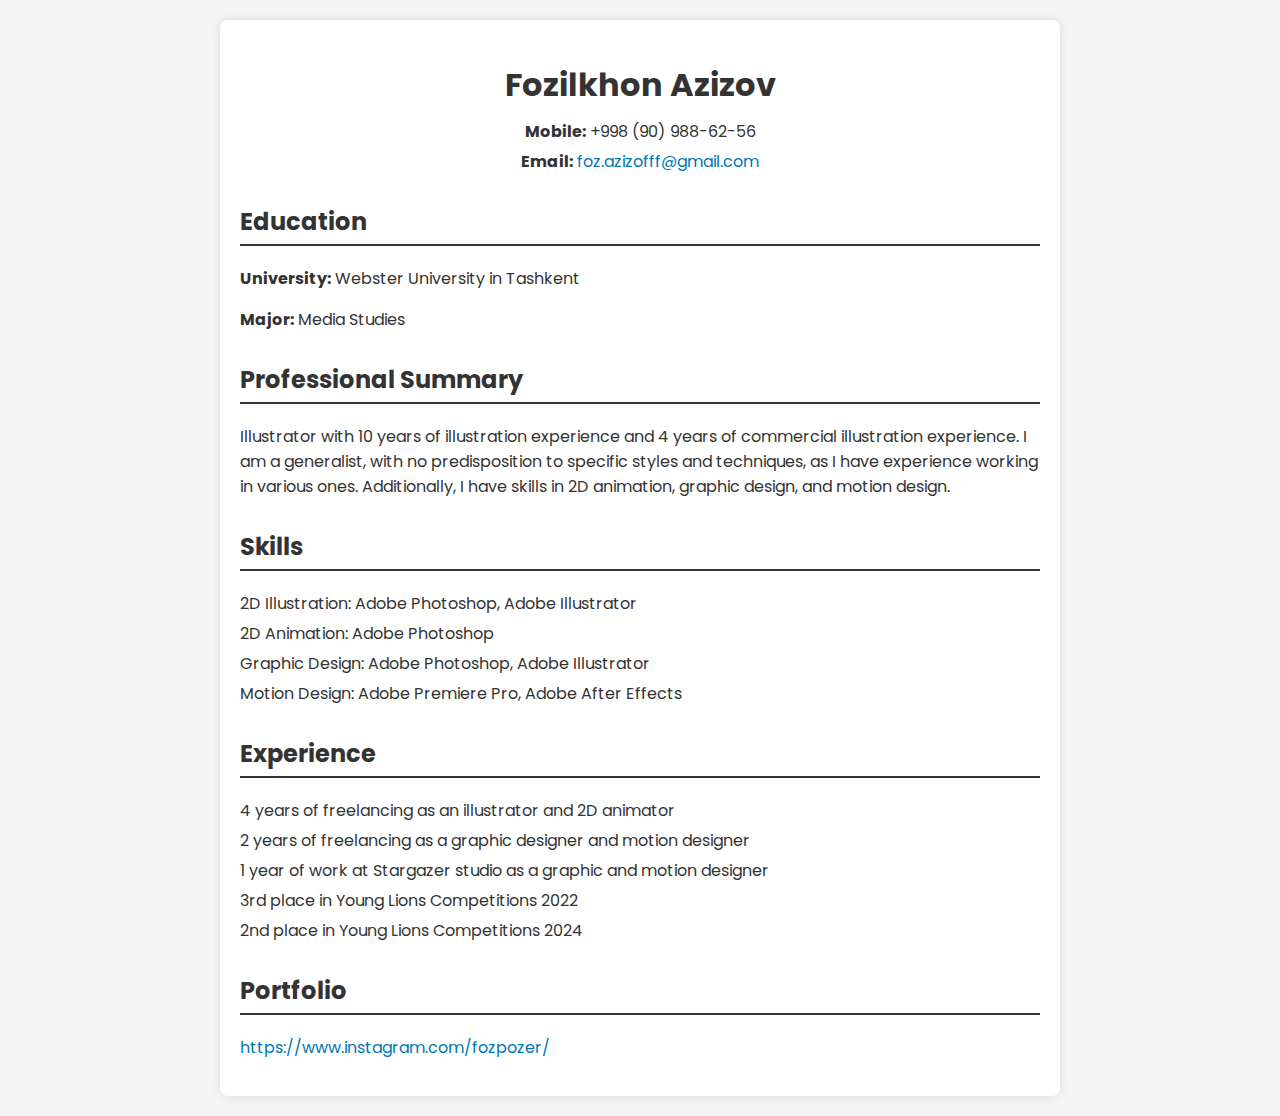
<file: resume.html>
<!DOCTYPE html>
<html lang="en">
<head>
    <meta charset="UTF-8">
    <meta name="viewport" content="width=device-width, initial-scale=1.0">
    <title>Resume - Fozilkhon Azizov</title>
    <link href="https://fonts.googleapis.com/css2?family=Poppins:wght@300;400;600&display=swap" rel="stylesheet">
    <style>
        body {
            font-family: 'Poppins', sans-serif;
            background-color: #f4f4f4;
            color: #333;
            margin: 0;
            padding: 20px;
        }

        .container {
            max-width: 800px;
            margin: auto;
            background-color: #fff;
            padding: 20px;
            box-shadow: 0 0 10px rgba(0, 0, 0, 0.1);
            border-radius: 8px;
        }

        h1 {
            text-align: center;
            margin-bottom: 10px;
        }

        h2 {
            border-bottom: 2px solid #333;
            padding-bottom: 5px;
            margin-top: 30px;
        }

        ul {
            list-style-type: none;
            padding: 0;
        }

        ul li {
            margin: 5px 0;
        }

        a {
            color: #0077b5;
            text-decoration: none;
        }

        .contact {
            margin-bottom: 30px;
            text-align: center;
        }

        .contact p {
            margin: 5px 0;
        }
    </style>
</head>
<body>
    <div class="container">
        <h1>Fozilkhon Azizov</h1>
        
        <div class="contact">
            <p><strong>Mobile:</strong> +998 (90) 988-62-56</p>
            <p><strong>Email:</strong> <a href="mailto:foz.azizofff@gmail.com">foz.azizofff@gmail.com</a></p>
        </div>

        <h2>Education</h2>
        <p><strong>University:</strong> Webster University in Tashkent</p>
        <p><strong>Major:</strong> Media Studies</p>

        <h2>Professional Summary</h2>
        <p>
            Illustrator with 10 years of illustration experience and 4 years of commercial illustration experience.
            I am a generalist, with no predisposition to specific styles and techniques, as I have experience 
            working in various ones. Additionally, I have skills in 2D animation, graphic design, and motion design.
        </p>

        <h2>Skills</h2>
        <ul>
            <li>2D Illustration: Adobe Photoshop, Adobe Illustrator</li>
            <li>2D Animation: Adobe Photoshop</li>
            <li>Graphic Design: Adobe Photoshop, Adobe Illustrator</li>
            <li>Motion Design: Adobe Premiere Pro, Adobe After Effects</li>
        </ul>

        <h2>Experience</h2>
        <ul>
            <li>4 years of freelancing as an illustrator and 2D animator</li>
            <li>2 years of freelancing as a graphic designer and motion designer</li>
            <li>1 year of work at Stargazer studio as a graphic and motion designer</li>
            <li>3rd place in Young Lions Competitions 2022</li>
            <li>2nd place in Young Lions Competitions 2024</li>
        </ul>

        <h2>Portfolio</h2>
        <p>
            <a href="https://www.instagram.com/fozpozer/" target="_blank">
                https://www.instagram.com/fozpozer/
            </a>
        </p>
    </div>
</body>
</html>
</file>
